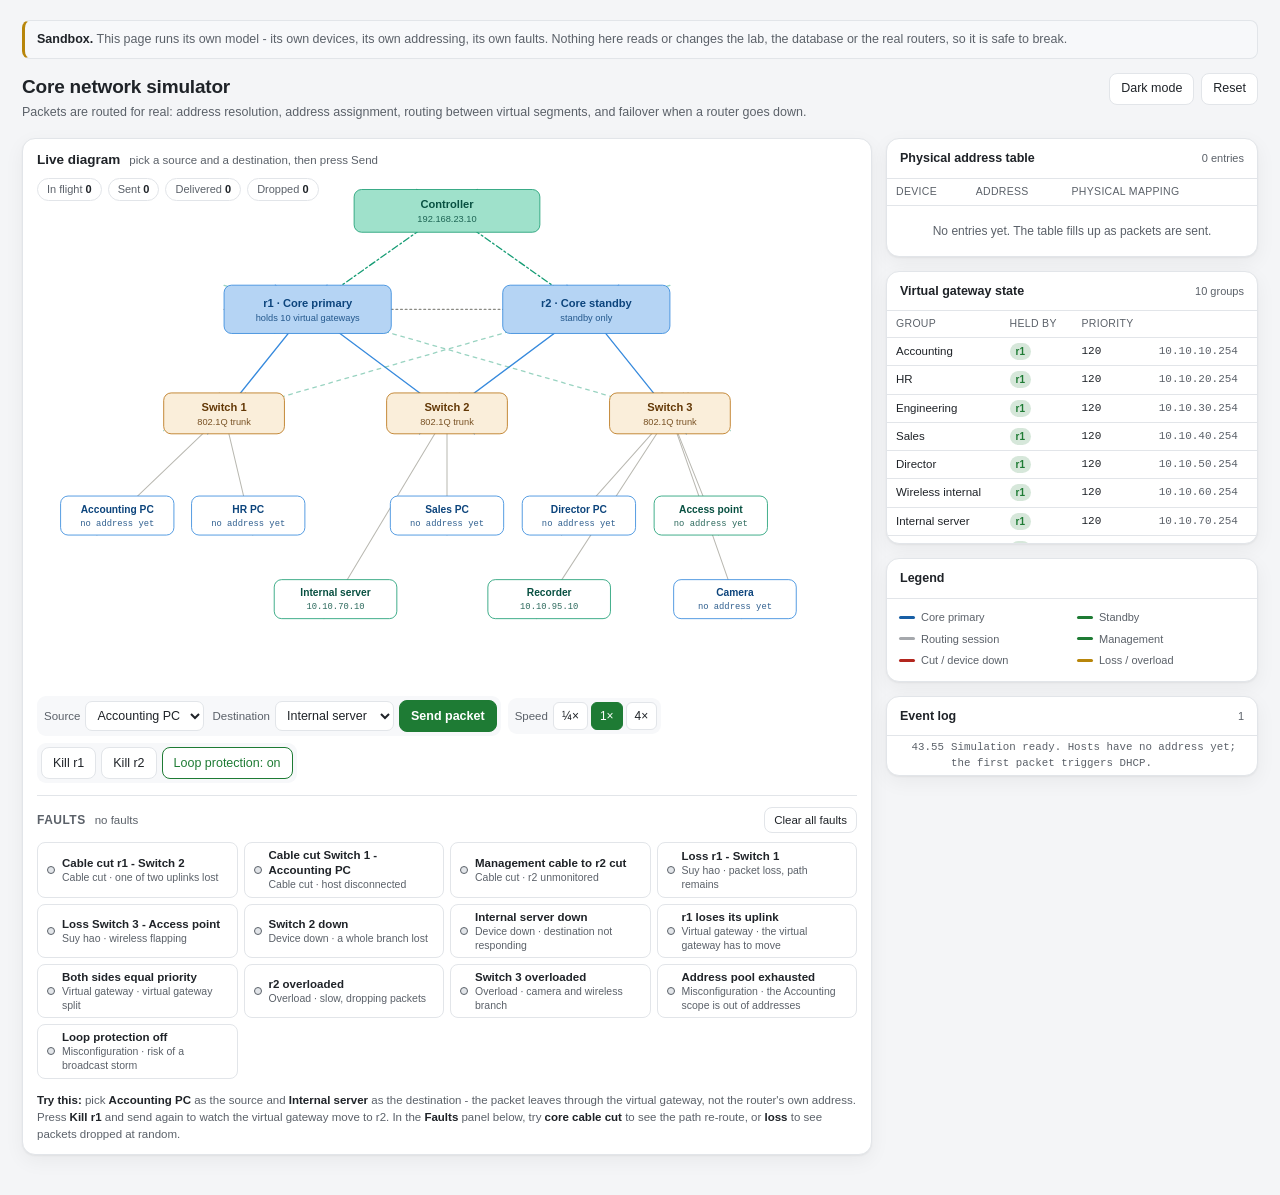
<file: files/dashboard/docker/api/static/sim/experiment.html>
<!DOCTYPE html>
<html lang="en">
<head>
<meta charset="utf-8">
<meta name="viewport" content="width=device-width, initial-scale=1">
<title>Core network simulator - packets, address assignment, gateway failover</title>
<style>
  /* Same tokens as the dashboard, so the sandbox does not look like a
     different product bolted on. */
  :root{
    --bg:#f4f5f7; --card:#ffffff; --ink:#1f2328; --muted:#5b6169;
    --line:#e2e5e9; --soft:#f7f8fa; --accent:#1e7b34;
    --ok:#1e7b34; --bad:#b3261e; --warn:#b8860b; --blue:#185fa5;
    --shadow:0 1px 2px rgba(20,20,18,.05), 0 6px 20px rgba(20,20,18,.05);
  }
  html[data-theme="dark"]{
    --bg:#111217; --card:#181b1f; --ink:#e4e5e7; --muted:#9aa0a6;
    --line:#23262b; --soft:#1f2227; --accent:#73bf69;
    --ok:#73bf69; --bad:#f2495c; --warn:#fade2a; --blue:#5794f2;
    --shadow:0 1px 2px rgba(0,0,0,.3), 0 6px 20px rgba(0,0,0,.28);
  }
  *{box-sizing:border-box}
  body{
    margin:0; background:var(--bg); color:var(--ink);
    font-family:-apple-system,"Segoe UI",Roboto,"Helvetica Neue",Arial,"Noto Sans",sans-serif;
    font-size:14px; line-height:1.5; -webkit-font-smoothing:antialiased;
  }
  .wrap{max-width:1560px; margin:0 auto; padding:20px 22px 40px}
  .sandbox{
    display:flex; gap:9px; align-items:flex-start; margin-bottom:14px;
    padding:9px 12px; border:1px solid var(--line); border-left:3px solid var(--warn);
    border-radius:8px; background:var(--soft); font-size:12.5px; color:var(--muted);
  }
  .sandbox b{color:var(--ink); font-weight:600}

  header.top{display:flex; align-items:flex-start; gap:16px; flex-wrap:wrap; margin-bottom:16px}
  h1{font-size:19px; font-weight:650; margin:0 0 2px; letter-spacing:-.01em}
  header.top p{margin:0; color:var(--muted); font-size:12.5px}
  .spacer{flex:1}
  .tools{display:flex; gap:7px; align-items:center; flex-wrap:wrap}
  button{
    font:inherit; font-size:12.5px; height:32px; padding:0 11px; cursor:pointer;
    background:var(--card); color:var(--ink); border:1px solid var(--line); border-radius:8px;
  }
  button:hover{background:var(--soft)}
  button:active{transform:translateY(1px)}
  button:disabled{opacity:.45; cursor:not-allowed}
  button.primary{background:var(--accent); border-color:var(--accent); color:#fff; font-weight:600}
  html[data-theme="dark"] button.primary{color:#0b1f18}
  button.danger{border-color:var(--bad); color:var(--bad)}
  button[aria-pressed="true"]{border-color:var(--accent); color:var(--accent)}

  .grid{display:grid; grid-template-columns:minmax(0,1fr) 372px; gap:14px; align-items:start}
  @media (max-width:1180px){ .grid{grid-template-columns:1fr} }

  .panel{background:var(--card); border:1px solid var(--line); border-radius:13px; box-shadow:var(--shadow)}
  .panel .hd{display:flex; align-items:center; gap:9px; padding:11px 14px 0; flex-wrap:wrap}
  .panel .hd h2{font-size:13.5px; font-weight:640; margin:0}
  .panel .hd .sub{font-size:11.5px; color:var(--muted)}

  .stage{position:relative; padding:0 6px 6px}
  .stage svg{display:block; width:100%; height:auto}
  .stage svg text{pointer-events:none}
  g.dev{cursor:pointer}
  g.dev:hover rect[data-body]{filter:brightness(.96)}
  html[data-theme="dark"] g.dev:hover rect[data-body]{filter:brightness(1.3)}
  g.dev.is-sel rect[data-body]{stroke-width:2.2}

  .hud{
    position:absolute; left:14px; top:8px; display:flex; gap:6px; flex-wrap:wrap;
    font-size:11px; pointer-events:none;
  }
  .hud span{
    background:var(--card); border:1px solid var(--line); border-radius:99px;
    padding:2px 9px; color:var(--muted);
  }
  .hud b{color:var(--ink); font-variant-numeric:tabular-nums}

  .ctl{display:flex; gap:7px; align-items:center; padding:0 14px 12px; flex-wrap:wrap}
  .ctl .group{display:flex; gap:5px; align-items:center; background:var(--soft); border-radius:9px; padding:4px}
  .ctl label{font-size:11.5px; color:var(--muted); padding-left:3px}
  select{
    font:inherit; font-size:12.5px; height:30px; padding:0 7px; border-radius:7px;
    background:var(--card); color:var(--ink); border:1px solid var(--line);
  }
  .speed{display:flex; gap:3px}
  .speed button{height:28px; padding:0 8px; font-size:12px; border-radius:6px}
  .speed button[aria-pressed="true"]{background:var(--accent); border-color:var(--accent); color:#fff}
  html[data-theme="dark"] .speed button[aria-pressed="true"]{color:#0b1f18}

  /* sidebar */
  .side{display:flex; flex-direction:column; gap:14px}
  .card{background:var(--card); border:1px solid var(--line); border-radius:13px; box-shadow:var(--shadow); overflow:hidden}
  .card h3{margin:0; padding:10px 13px; font-size:12.5px; font-weight:640; border-bottom:1px solid var(--line); display:flex; justify-content:space-between; align-items:center}
  .card h3 .n{font-size:11px; color:var(--muted); font-weight:400}

  table{width:100%; border-collapse:collapse; font-size:11.5px}
  th,td{text-align:left; padding:5px 9px; border-bottom:1px solid var(--line); vertical-align:top}
  th{color:var(--muted); font-weight:500; font-size:10.5px; text-transform:uppercase; letter-spacing:.03em; position:sticky; top:0; background:var(--card)}
  tr:last-child td{border-bottom:0}
  td code, .mono{font-family:ui-monospace,SFMono-Regular,Menlo,Consolas,monospace; font-size:11px}
  .scroll{max-height:232px; overflow:auto; scrollbar-width:thin}
  .scroll::-webkit-scrollbar{width:8px}
  .scroll::-webkit-scrollbar-thumb{background:var(--line); border-radius:4px}

  .arp-row.up{color:var(--ink)}
  .arp-row.stale{color:var(--warn)}
  .empty{padding:16px 13px; color:var(--muted); font-size:12px; text-align:center}

  #log{max-height:262px; overflow:auto; font-family:ui-monospace,Menlo,Consolas,monospace; font-size:10.8px; line-height:1.5}
  #log div{padding:3px 11px; border-bottom:1px solid var(--line); display:flex; gap:7px}
  #log div:last-child{border-bottom:0}
  #log .t{color:var(--muted); flex:0 0 46px; text-align:right}
  #log .m{flex:1; word-break:break-word}
  .l-arp{color:var(--blue)} .l-dhcp{color:var(--ok)} .l-icmp{color:var(--ink)}
  .l-drop{color:var(--bad)} .l-vrrp{color:var(--warn)} .l-stp{color:var(--muted)}
  .l-sys{color:var(--muted)}

  .pill{display:inline-block; font-size:10px; font-weight:600; padding:1px 6px; border-radius:99px}
  .pill.up{background:color-mix(in srgb, var(--ok) 18%, transparent); color:var(--ok)}
  .pill.dn{background:color-mix(in srgb, var(--bad) 18%, transparent); color:var(--bad)}
  .pill.mid{background:color-mix(in srgb, var(--warn) 20%, transparent); color:var(--warn)}

  .tip{
    position:fixed; z-index:60; pointer-events:none; opacity:0; transition:opacity .1s;
    background:var(--card); border:1px solid var(--line); border-radius:9px;
    padding:7px 10px; font-size:11.5px; max-width:280px; box-shadow:0 8px 26px rgba(20,20,18,.18);
  }
  .tip.on{opacity:1}
  .tip b{display:block; font-size:12px}
  .tip .d{color:var(--muted); font-size:11px; margin-top:1px}

  .hint{font-size:11.5px; color:var(--muted); padding:0 14px 11px}
  .hint b{color:var(--ink); font-weight:600}

  /* fault panel */
  .faults{border-top:1px solid var(--line); margin:0 14px; padding:11px 0 13px}
  .faults-hd{display:flex; align-items:baseline; gap:9px; margin-bottom:9px; flex-wrap:wrap}
  .faults-hd h3{font-size:12px; font-weight:640; margin:0; text-transform:uppercase; letter-spacing:.04em; color:var(--muted)}
  .faults-hd .sub{font-size:11.5px; color:var(--muted)}
  button.small{height:26px; font-size:11.5px; padding:0 9px}

  .fault-grid{display:grid; grid-template-columns:repeat(auto-fill,minmax(196px,1fr)); gap:6px}
  .fault{
    display:flex; align-items:center; gap:7px; text-align:left;
    height:auto; min-height:34px; padding:5px 9px; border-radius:8px;
    border:1px solid var(--line); background:var(--card); color:var(--ink);
    font-size:11.5px; line-height:1.3;
  }
  .fault:hover{background:var(--soft)}
  .fault .dot{
    flex:0 0 auto; width:8px; height:8px; border-radius:99px;
    background:var(--line); border:1px solid var(--muted);
  }
  .fault .lbl{flex:1; min-width:0}
  .fault .lbl b{display:block; font-weight:600; font-size:11.5px}
  .fault .lbl span{display:block; color:var(--muted); font-size:10.5px}
  .fault.on{border-color:var(--bad); background:color-mix(in srgb, var(--bad) 10%, transparent)}
  .fault.on .dot{background:var(--bad); border-color:var(--bad)}
  .fault.on .lbl b{color:var(--bad)}
  .fault.warnon{border-color:var(--warn); background:color-mix(in srgb, var(--warn) 12%, transparent)}
  .fault.warnon .dot{background:var(--warn); border-color:var(--warn)}
  .fault.warnon .lbl b{color:var(--warn)}
  .fault:disabled{opacity:.5; cursor:not-allowed}

  /* legend */
  .legend{display:grid; grid-template-columns:1fr 1fr; gap:5px 10px; padding:10px 12px 12px}
  .legend span{display:flex; align-items:center; gap:6px; font-size:11px; color:var(--muted)}
  .legend i{flex:0 0 auto; width:16px; height:3px; border-radius:2px}

  @media print{ .tools,.ctl,.side,.faults{display:none} .grid{grid-template-columns:1fr} }
</style>
</head>
<body>
<div class="wrap">

  <div class="sandbox">
    <span><b>Sandbox.</b> This page runs its own model - its own devices, its own
    addressing, its own faults. Nothing here reads or changes the lab, the database
    or the real routers, so it is safe to break.</span>
  </div>

  <header class="top">
    <div>
      <h1>Core network simulator</h1>
      <p>Packets are routed for real: address resolution, address assignment, routing between virtual segments, and failover when a router goes down.</p>
    </div>
    <div class="spacer"></div>
    <div class="tools">
      <button id="btn-theme" aria-pressed="false">Dark mode</button>
      <button id="btn-reset">Reset</button>
    </div>
  </header>

  <div class="grid">
    <!-- stage -->
    <div class="panel">
      <div class="hd">
        <h2>Live diagram</h2>
        <span class="sub" id="stage-sub">pick a source and a destination, then press Send</span>
      </div>
      <div class="stage" id="stage">
        <div class="hud">
          <span>In flight <b id="hud-inflight">0</b></span>
          <span>Sent <b id="hud-sent">0</b></span>
          <span>Delivered <b id="hud-ok">0</b></span>
          <span>Dropped <b id="hud-drop">0</b></span>
        </div>
        <div data-svg></div>
      </div>
      <div class="ctl">
        <div class="group">
          <label for="src">Source</label>
          <select id="src"></select>
          <label for="dst">Destination</label>
          <select id="dst"></select>
          <button class="primary" id="btn-send">Send packet</button>
        </div>
        <div class="group">
          <label>Speed</label>
          <div class="speed" id="speed">
            <button data-sp="0.25">¼×</button>
            <button data-sp="1" aria-pressed="true">1×</button>
            <button data-sp="4">4×</button>
          </div>
        </div>
        <div class="group">
          <button id="btn-kill1">Kill r1</button>
          <button id="btn-kill2">Kill r2</button>
          <button id="btn-stp">Enable loop protection</button>
        </div>
      </div>

      <!-- faults -->
      <div class="faults">
        <div class="faults-hd">
          <h3>Faults</h3>
          <span class="sub" id="fault-summary">no faults</span>
          <div class="spacer"></div>
          <button id="btn-clear-faults" class="small">Clear all faults</button>
        </div>
        <div class="fault-grid" id="fault-grid"></div>
      </div>

      <div class="hint" id="hint">
        <b>Try this:</b> pick <b>Accounting PC</b> as the source and <b>Internal server</b> as the destination - the packet leaves through the virtual gateway, not the router's own address.
        Press <b>Kill r1</b> and send again to watch the virtual gateway move to r2.
        In the <b>Faults</b> panel below, try <b>core cable cut</b> to see the path re-route, or <b>loss</b> to see packets dropped at random.
      </div>
    </div>

    <!-- side panels -->
    <div class="side">
      <div class="card">
        <h3>Physical address table <span class="n" id="arp-count">0 entries</span></h3>
        <div class="scroll"><table id="arp"><thead><tr><th>Device</th><th>Address</th><th>Physical mapping</th><th></th></tr></thead><tbody></tbody></table></div>
      </div>
      <div class="card">
        <h3>Virtual gateway state <span class="n" id="vrrp-count">2 groups</span></h3>
        <div class="scroll"><table id="vrrp"><thead><tr><th>Group</th><th>Held by</th><th>Priority</th><th></th></tr></thead><tbody></tbody></table></div>
      </div>
      <div class="card">
        <h3>Legend</h3>
        <div class="legend" id="legend">
          <span><i style="background:var(--blue)"></i>Core primary</span>
          <span><i style="background:var(--ok)"></i>Standby</span>
          <span><i style="background:var(--muted);opacity:.55"></i>Routing session</span>
          <span><i style="background:var(--accent)"></i>Management</span>
          <span><i style="background:var(--bad)"></i>Cut / device down</span>
          <span><i style="background:var(--warn)"></i>Loss / overload</span>
        </div>
      </div>
      <div class="card">
        <h3>Event log <span class="n" id="log-n">0</span></h3>
        <div id="log"></div>
      </div>
    </div>
  </div>
</div>

<div class="tip" id="tip"></div>

<script>
/* PART 1 - NETWORK MODEL
   Each device has ports; each port belongs to a virtual segment.
   Packets move hop by hop, with delay, and actually consult the
   routing table and the physical address table at every step. */

const VLANS = {
  10:{ name:'Accounting',    cidr:'10.10.10.0/24', net:'10.10.10',   vip:'10.10.10.254' },
  20:{ name:'HR',    cidr:'10.10.20.0/24', net:'10.10.20',   vip:'10.10.20.254' },
  30:{ name:'Engineering',   cidr:'10.10.30.0/24', net:'10.10.30',   vip:'10.10.30.254' },
  40:{ name:'Sales', cidr:'10.10.40.0/24', net:'10.10.40',   vip:'10.10.40.254' },
  50:{ name:'Director',   cidr:'10.10.50.0/24', net:'10.10.50',   vip:'10.10.50.254' },
  60:{ name:'Wireless internal', cidr:'10.10.60.0/24', net:'10.10.60', vip:'10.10.60.254' },
  70:{ name:'Internal server',  cidr:'10.10.70.0/24', net:'10.10.70', vip:'10.10.70.254' },
  80:{ name:'Guest wireless',  cidr:'10.10.80.0/24', net:'10.10.80', vip:'10.10.80.254' },
  90:{ name:'Camera',   cidr:'10.10.90.0/24', net:'10.10.90',   vip:'10.10.90.254' },
  95:{ name:'Recorder', cidr:'10.10.95.0/24', net:'10.10.95', vip:'10.10.95.254' },
  99:{ name:'Management',   cidr:'192.168.23.0/24', net:'192.168.23', vip:'192.168.23.254' }
};

/* Device. x/y is the centre on a 900 x 560 canvas.
   ports: each port is bound to a virtual segment label (or 'trunk'). */
const DEVS = [
  { id:'ctl', kind:'server', x:450, y:44,  w:200, h:46,
    t1:'Controller', t2:'192.168.23.10',
    ports:{ eth0:{ ip:'192.168.23.10', vlan:99 } } },

  { id:'r1', kind:'router', x:300, y:150, w:180, h:52,
    t1:'r1 · Core primary', t2:'priority 120',
    ports:{
      eth1:{ ip:'192.168.23.11', vlan:99 },
      s10:{ ip:'10.10.10.252', vlan:10 }, s20:{ ip:'10.10.20.252', vlan:20 },
      s30:{ ip:'10.10.30.252', vlan:30 }, s40:{ ip:'10.10.40.252', vlan:40 },
      s50:{ ip:'10.10.50.252', vlan:50 }, s60:{ ip:'10.10.60.252', vlan:60 },
      s70:{ ip:'10.10.70.252', vlan:70 }, s80:{ ip:'10.10.80.252', vlan:80 },
      s90:{ ip:'10.10.90.252', vlan:90 }, s95:{ ip:'10.10.95.252', vlan:95 }
    },
    prio:120 },

  { id:'r2', kind:'router', x:600, y:150, w:180, h:52,
    t1:'r2 · Core standby', t2:'priority 100',
    ports:{
      eth1:{ ip:'192.168.23.12', vlan:99 },
      s10:{ ip:'10.10.10.253', vlan:10 }, s20:{ ip:'10.10.20.253', vlan:20 },
      s30:{ ip:'10.10.30.253', vlan:30 }, s40:{ ip:'10.10.40.253', vlan:40 },
      s50:{ ip:'10.10.50.253', vlan:50 }, s60:{ ip:'10.10.60.253', vlan:60 },
      s70:{ ip:'10.10.70.253', vlan:70 }, s80:{ ip:'10.10.80.253', vlan:80 },
      s90:{ ip:'10.10.90.253', vlan:90 }, s95:{ ip:'10.10.95.253', vlan:95 }
    },
    prio:100 },

  { id:'s1', kind:'switch', x:210, y:262, w:130, h:44, t1:'Switch 1', t2:'802.1Q trunk' },
  { id:'s2', kind:'switch', x:450, y:262, w:130, h:44, t1:'Switch 2', t2:'802.1Q trunk' },
  { id:'s3', kind:'switch', x:690, y:262, w:130, h:44, t1:'Switch 3', t2:'802.1Q trunk' },

  { id:'pc10', kind:'host', x:95,  y:372, w:122, h:42, t1:'Accounting PC',   vlan:10, dhcp:true, t2:'' },
  { id:'pc20', kind:'host', x:236, y:372, w:122, h:42, t1:'HR PC',   vlan:20, dhcp:true, t2:'' },
  { id:'pc40', kind:'host', x:450, y:372, w:122, h:42, t1:'Sales PC',vlan:40, dhcp:true, t2:'' },
  { id:'pc50', kind:'host', x:592, y:372, w:122, h:42, t1:'Director PC',  vlan:50, dhcp:true, t2:'' },
  { id:'ap',   kind:'host', x:734, y:372, w:122, h:42, t1:'Access point',vlan:60, dhcp:true, t2:'' },

  { id:'srv',  kind:'host', x:330, y:462, w:132, h:42, t1:'Internal server', vlan:70, ip:'10.10.70.10',  t2:'' },
  { id:'nvr',  kind:'host', x:560, y:462, w:132, h:42, t1:'Recorder',   vlan:95, ip:'10.10.95.10',  t2:'' },
  { id:'cam',  kind:'host', x:760, y:462, w:132, h:42, t1:'Camera',       vlan:90, dhcp:true, t2:'' }
];
const DEV = Object.fromEntries(DEVS.map(d=>[d.id,d]));

/* Physical links. mult>1 means parallel paths exist
   (a primary and a spare) - that is what loop protection is about. */
const LINKS = [
  { a:'ctl', b:'r1', ka:'eth0', kb:'eth1', type:'mgmt' },
  { a:'ctl', b:'r2', ka:'eth0', kb:'eth1', type:'mgmt' },
  { a:'r1',  b:'r2', ka:'peering', kb:'peering', type:'ospf' },
  { a:'r1',  b:'s1', type:'primary' },
  { a:'r1',  b:'s2', type:'primary' },
  { a:'r2',  b:'s2', type:'primary' },
  { a:'r2',  b:'s3', type:'primary' },
  { a:'r1',  b:'s3', type:'backup' },
  { a:'r2',  b:'s1', type:'backup' },
  { a:'s1',  b:'pc10', type:'access' },
  { a:'s1',  b:'pc20', type:'access' },
  { a:'s2',  b:'pc40', type:'access' },
  { a:'s2',  b:'srv',  type:'access' },
  { a:'s3',  b:'pc50', type:'access' },
  { a:'s3',  b:'ap',   type:'access' },
  { a:'s3',  b:'nvr',  type:'access' },
  { a:'s3',  b:'cam',  type:'access' }
];

/* runtime state */
const NET = {
  up:{ r1:true, r2:true },
  stp:false,
  arp:{},          // deviceId -> { ip -> {mac, port, ts} }
  macOf:{},        // deviceId -> unicast MAC (gia lap)
  vrrp:{},         // vlan -> deviceId currently holding the gateway
  dhcp:new Map(),  // deviceId -> leased ip
  /* faults
     fl: link faults, keyed by the sorted "a|b"
     fd: device faults, keyed by device id
     dhcpFull: segment labels whose address pool is exhausted
     vrrpTie: both routers share a priority (split) */
  fl:{}, fd:{}, dhcpFull:new Set(), vrrpTie:false,
  inflight:0, sent:0, ok:0, drop:0
};

/* link key, independent of which end comes first */
const lk = (a,b)=> [a,b].sort().join('|');

/* state of one link; the default is normal */
function linkState(a,b){
  return NET.fl[lk(a,b)] || null;
}
/* state of one device */
function devState(id){
  return NET.fd[id] || null;
}

/* simulated MAC, stable per device name */
function macFor(id){
  if (!NET.macOf[id]){
    let h=0;
    for (let i=0;i<id.length;i++) h=(h*31+id.charCodeAt(i))>>>0;
    NET.macOf[id] = '02:00:' + [(h>>16)&255,(h>>8)&255,h&255]
      .map(n=>n.toString(16).padStart(2,'0').toUpperCase()).join(':');
  }
  return NET.macOf[id];
}

/* Virtual gateway: the highest-priority router among those alive.
   The management segment (label 99) sits on eth1; the others sit on
   sub-interfaces named after their label (s10, s20, ...). */
function portNameFor(vlan){ return vlan === 99 ? 'eth1' : 's' + vlan; }

/* Can this device forward at all?
   Down means dead; overloaded means alive but slow and lossy. */
function devAlive(id){
  if (id==='r1'||id==='r2') return NET.up[id];
  const st = devState(id);
  return !(st && st.kind==='down');
}

/* May this router hold the virtual gateway?
   - down: no
   - uplink lost: no, the gateway must still have a way out
   - overloaded: yes, but it will drop packets when sending */
function routerUsable(id, vlan){
  if (!NET.up[id]) return false;
  const st = devState(id);
  if (st && st.kind==='down') return false;
  if (st && st.kind==='uplink') return false;
  return !!DEV[id].ports[portNameFor(vlan)];
}

function vrrpOwner(vlan){
  let alive = ['r1','r2'].filter(r=>routerUsable(r, vlan));
  if (!alive.length) return null;
  // with equal priority both sides think they are master -> split
  if (NET.vrrpTie && alive.length === 2){
    return alive[0];   // still returns one side, but sendPacket handles the split
  }
  return alive.sort((a,b)=>DEV[b].prio-DEV[a].prio)[0];
}
function vrrpSplit(vlan){
  return NET.vrrpTie && ['r1','r2'].every(r=>routerUsable(r, vlan));
}
function vrrpVipOf(vlan){ return VLANS[vlan] ? VLANS[vlan].vip : null; }

/* A host's address:
   - end devices: static configuration (d.ip) or a leased address
   - controller / routers: taken from their management port */
function ipOf(id){
  const d = DEV[id];
  if (!d) return null;
  if (d.ip) return d.ip;
  if (NET.dhcp.has(id)) return NET.dhcp.get(id);
  if (d.ports){
    const p = d.ports.eth0 || d.ports.eth1;
    if (p && p.ip) return p.ip;
  }
  return null;
}
/* the virtual segment the device sits in */
function vlanOf(id){
  const d = DEV[id];
  if (!d) return null;
  if (d.vlan != null) return d.vlan;
  const p = d.ports && (d.ports.eth0 || d.ports.eth1);
  return p && p.vlan != null ? p.vlan : null;
}

/* A router's routing table: every virtual segment is directly connected */
function routeLookup(routerId, dstIp){
  const r = DEV[routerId];
  if (!r || !NET.up[routerId]) return null;
  for (const [port,p] of Object.entries(r.ports)){
    const v = VLANS[p.vlan];
    if (!v) continue;
    if (inSubnet(dstIp, v.net)) return { port, vlan:p.vlan, iface:p.ip, gateway:null, kind:'connected' };
  }
  return null;
}
function inSubnet(ip, netPrefix){ return ip.startsWith(netPrefix + '.'); }
function isSameSubnet(a,b){
  const pa=a.split('.').slice(0,3).join('.'), pb=b.split('.').slice(0,3).join('.');
  return pa===pb;
}

/* PART 2 - LOG */
const LOG = [];
function log(kind, msg){
  LOG.push({ kind, msg, t: new Date() });
  if (LOG.length > 220) LOG.shift();
  renderLog();
}
const LOG_CLASS = { arp:'l-arp', dhcp:'l-dhcp', icmp:'l-icmp', drop:'l-drop', vrrp:'l-vrrp', stp:'l-stp', sys:'l-sys' };
function renderLog(){
  const box = document.getElementById('log');
  box.innerHTML = LOG.slice(-160).map((l,i)=>
    `<div><span class="t">${String(l.t.getSeconds()).padStart(2,'0')}.${String(Math.floor(l.t.getMilliseconds()/10)).padStart(2,'0')}</span>`
  + `<span class="m ${LOG_CLASS[l.kind]||''}">${esc(l.msg)}</span></div>`).join('');
  box.scrollTop = box.scrollHeight;
  document.getElementById('log-n').textContent = LOG.length;
}
function esc(s){ return String(s).replace(/[&<>"]/g, c=>({'&':'&amp;','<':'&lt;','>':'&gt;','"':'&quot;'}[c])); }

/* PART 3 - DRAWING */
const THEME = {
  light:{ bg:'#fff', ink:'#1b1b19', muted:'#5f5e5a', line:'#e2e1da',
    srvF:'#9FE1CB', srvS:'#1D9E75', srvT:'#085041',
    rtrF:'#B5D4F4', rtrS:'#378ADD', rtrT:'#0C447C',
    swF:'#FAEEDA',  swS:'#BA7517',  swT:'#633806',
    hostF:'#fff',   hostS:'#378ADD',hostT:'#0C447C',
    infraF:'#fff',  infraS:'#1D9E75',infraT:'#085041',
    primary:'#378ADD', backup:'#1D9E75', ospf:'#8A8A84', mgmt:'#159C74', access:'#B9B8B1',
    dead:'#C0392B', warn:'#C97A0E', warnF:'#FDF3E2', warnS:'#E0A33A',
    pkt:'#C0392B', pktOk:'#1D9E75', hl:'#C0392B' },
  dark:{ bg:'#1d1d1b', ink:'#ecebe4', muted:'#a3a29b', line:'#33322e',
    srvF:'#0F3D31', srvS:'#5DCAA5', srvT:'#9FE1CB',
    rtrF:'#0C2C4E', rtrS:'#6BA8F0', rtrT:'#B5D4F4',
    swF:'#3A2B0D',  swS:'#E0A33A',  swT:'#FAEEDA',
    hostF:'#16233A',hostS:'#6BA8F0',hostT:'#CFE3FB',
    infraF:'#102C24',infraS:'#5DCAA5',infraT:'#A8E5CE',
    primary:'#6BA8F0', backup:'#5DCAA5', ospf:'#9A9A93', mgmt:'#4FC79E', access:'#55544E',
    dead:'#F07070', warn:'#E9A94A', warnF:'#3A2B0D', warnS:'#E0A33A',
    pkt:'#F07070', pktOk:'#5DCAA5', hl:'#F07070' }
};
const FONT='-apple-system,Segoe UI,Roboto,Helvetica Neue,Arial,Noto Sans,sans-serif';
const MONOF='ui-monospace,SFMono-Regular,Menlo,Consolas,monospace';
const W=900, H=560;
let theme='light';
// The dashboard passes its own theme in the query string; without this the
// sandbox opens light while the rest of the page is dark. The toggle below
// still overrides it, for this page only.
try {
  const q = new URLSearchParams(location.search).get('theme');
  if (q === 'dark' || q === 'light') theme = q;
  document.documentElement.dataset.theme = theme;
} catch (e) {}

function devStyle(d,T){
  if (d.kind==='server') return { f:T.srvF, s:T.srvS, t:T.srvT };
  if (d.kind==='router') return { f:T.rtrF, s:T.rtrS, t:T.rtrT };
  if (d.kind==='switch') return { f:T.swF, s:T.swS, t:T.swT };
  if (d.vlan>=60 && d.vlan!==90 && d.vlan!==10 && d.vlan!==20 && d.vlan!==30 && d.vlan!==40 && d.vlan!==50)
    return { f:T.infraF, s:T.infraS, t:T.infraT };
  return { f:T.hostF, s:T.hostS, t:T.hostT };
}

/* the point where a link enters this device, coming from another */
function portPoint(d, fromX, fromY){
  const dx = fromX - d.x, dy = fromY - d.y;
  if (Math.abs(dx) < 1e-6) return { x:d.x, y:d.y + (dy>0? -1: 1) * d.h/2 };
  const slope = dy/dx;
  const hw = d.w/2, hh = d.h/2;
  if (Math.abs(slope) <= hh/hw){
    const sx = dx>0 ? -hw : hw;
    return { x:d.x + sx, y:d.y + sx*slope };
  }
  const sy = dy>0 ? -hh : hh;
  return { x:d.x + sy/slope, y:d.y + sy };
}

/* Is this router forwarding traffic?
   With its uplink gone it can still be managed and still answers for
   the virtual gateway, but it has no way out, so it may not be used
   as a transit hop for anyone else. */
function forwardsTraffic(id){
  if (!devAlive(id)) return false;
  if (id==='r1' || id==='r2'){
    const st = devState(id);
    if (st && st.kind==='uplink') return false;
  }
  return true;
}

/* Is this link usable at the physical layer (loop protection aside)?
   - either end dead: no
   - cut or flapping: no
   - a forwarding link on a router that lost its uplink: no */
function linkOk(l){
  if (!devAlive(l.a) || !devAlive(l.b)) return false;
  const st = linkState(l.a, l.b);
  if (st && (st.kind==='down' || st.kind==='flap')) return false;
  if (l.type==='primary' || l.type==='backup'){
    if (!forwardsTraffic(l.a) || !forwardsTraffic(l.b)) return false;
  }
  return true;
}

/* Loop protection: a spare link is blocked only while its two ends are
   ALREADY reachable through other links. When a primary branch fails
   the ends separate and the spare opens - which is a spanning tree
   converging. Blocking it outright would strand everything behind s1
   the moment r1 died. */
function stpBlocks(l){
  if (!NET.stp || l.type !== 'backup') return false;
  if (!linkOk(l)) return true;
  const parent = {};
  const find = x => parent[x] === x ? x : (parent[x] = find(parent[x]));
  const uni = (a,b) => { const ra=find(a), rb=find(b); if (ra!==rb) parent[ra]=rb; };
  for (const d of DEVS) parent[d.id] = d.id;
  for (const o of LINKS){
    if (o.type === 'backup') continue;
    if (!linkOk(o)) continue;
    uni(o.a, o.b);
  }
  return find(l.a) === find(l.b);
}

/* small badge on the device corner: 'x' = down, '!' = overloaded, 'z' = uplink lost */
function badge(cx, cy, T, col, kind){
  let g = `<circle cx="${cx}" cy="${cy}" r="6" fill="${col}"/>`;
  if (kind==='x'){
    g += `<path d="M${cx-2.3} ${cy-2.3} l4.6 4.6 M${cx+2.3} ${cy-2.3} l-4.6 4.6" `
       + `stroke="${T.bg}" stroke-width="1.5" stroke-linecap="round"/>`;
  } else if (kind==='!'){
    g += `<path d="M${cx} ${cy-3} v3.6" stroke="${T.bg}" stroke-width="1.5" stroke-linecap="round"/>`
       + `<circle cx="${cx}" cy="${cy+2.7}" r="0.9" fill="${T.bg}"/>`;
  } else {
    g += `<path d="M${cx-2.6} ${cy} h5.2" stroke="${T.bg}" stroke-width="1.5" stroke-linecap="round"/>`;
  }
  return g;
}

function render(){
  const T = THEME[theme];
  let s = `<svg viewBox="0 0 ${W} ${H}" xmlns="http://www.w3.org/2000/svg" role="img" aria-label="Simulation diagram">`;

  /* links - faulty ones are drawn last so they stay on top */
  const ordered = LINKS.slice().sort((a,b)=>{
    const rank = l=>{
      const st = linkState(l.a,l.b);
      if (!devAlive(l.a) || !devAlive(l.b)) return 2;
      if (st && st.kind==='down') return 2;
      if (st && st.kind==='loss') return 1;
      return 0;
    };
    return rank(a) - rank(b);
  });
  const breaks = [];
  for (const l of ordered){
    const A=DEV[l.a], B=DEV[l.b];
    const st = linkState(l.a,l.b);
    const gone = !devAlive(l.a) || !devAlive(l.b);
    const ldown = gone || (st && st.kind==='down');
    const lloss = !ldown && st && st.kind==='loss';
    const stpBlk = stpBlocks(l);

    let col = l.type==='primary'?T.primary:l.type==='backup'?T.backup:
              l.type==='ospf'?T.ospf:l.type==='mgmt'?T.mgmt:T.access;
    let dash = l.type==='backup' ? '6 4' : l.type==='ospf' ? '2 3' :
               l.type==='mgmt' ? '7 3 2 3' : '';
    let wd = l.type==='access'?1.1:1.4;
    let op = 1;

    if (ldown){ col = T.dead; dash = '3 4'; op = 0.8; wd = 1.4; }
    else if (lloss){ col = T.warn; dash = '9 3 2 3'; wd = 1.7; }
    else if (stpBlk){ dash = '4 5'; op = 0.45; }

    const p1=portPoint(A,B.x,B.y), p2=portPoint(B,A.x,A.y);
    s += `<path d="M${p1.x} ${p1.y} L${p2.x} ${p2.y}" stroke="${col}" stroke-width="${wd}" `
       + (dash?`stroke-dasharray="${dash}" `:'')
       + `fill="none" stroke-linecap="round" opacity="${op}"/>`;
    if (ldown) breaks.push({ x:(p1.x+p2.x)/2, y:(p1.y+p2.y)/2, c:T.dead });
    if (lloss) breaks.push({ x:(p1.x+p2.x)/2, y:(p1.y+p2.y)/2, c:T.warn, loss:true });
  }
  /* fault marker at the midpoint of a link */
  for (const b of breaks){
    if (b.loss){
      s += `<circle cx="${b.x}" cy="${b.y}" r="6.5" fill="${T.bg}" stroke="${b.c}" stroke-width="1.1"/>`;
      s += `<path d="M${b.x-2.6} ${b.y} h5.2" stroke="${b.c}" stroke-width="1.6" stroke-linecap="round"/>`;
      s += `<path d="M${b.x} ${b.y-2.6} v2.2 M${b.x} ${b.y+0.4} v2.2" stroke="${b.c}" stroke-width="1.1" stroke-linecap="round" opacity="0.55"/>`;
    } else {
      s += `<circle cx="${b.x}" cy="${b.y}" r="6.5" fill="${T.bg}" stroke="${b.c}" stroke-width="1.2"/>`;
      s += `<path d="M${b.x-2.8} ${b.y-2.8} l5.6 5.6 M${b.x+2.8} ${b.y-2.8} l-5.6 5.6" `
         + `stroke="${b.c}" stroke-width="1.6" stroke-linecap="round"/>`;
    }
  }

  /* devices */
  for (const d of DEVS){
    const st = devStyle(d,T);
    const dst = devState(d.id);
    const isRouter = d.id==='r1' || d.id==='r2';
    /* devices */
    const gone = (isRouter && !NET.up[d.id]) || (dst && dst.kind==='down');
    /* degraded: uplink lost or overloaded */
    const degraded = !gone && dst && (dst.kind==='uplink' || dst.kind==='overload');
    const f = gone ? T.bg : st.f, sc = gone ? T.dead : st.s, tc = gone ? T.dead : st.t;
    const x = d.x-d.w/2, y = d.y-d.h/2;
    s += `<g class="dev" data-id="${d.id}" tabindex="0" role="button" aria-label="${esc(d.t1)}">`;
    s += `<rect data-body x="${x}" y="${y}" width="${d.w}" height="${d.h}" rx="8" fill="${f}" `
       + `stroke="${gone?T.dead:degraded?T.warn:sc}" stroke-width="${gone||degraded?1.5:0.9}"`
       + (gone?` stroke-dasharray="4 3"`:``)+`/>`;
    const two = !!d.t2 || d.kind==='host';
    s += `<text x="${d.x}" y="${two? d.y-7 : d.y}" text-anchor="middle" dominant-baseline="central" `
       + `font-family="${FONT}" font-size="${d.kind==='host'?11:12}" font-weight="600" fill="${tc}">${esc(d.t1)}</text>`;
    let sub = '';
    if (d.kind==='host'){
      sub = gone ? 'disconnected' : (ipOf(d.id) || (d.dhcp ? 'no address yet' : ''));
    } else if (d.kind==='router'){
      if (!NET.up[d.id]) sub = 'disconnected';
      else if (dst && dst.kind==='uplink') sub = 'uplink lost';
      else if (dst && dst.kind==='overload') sub = 'overloaded';
      else {
        // count the virtual segments this box holds the gateway for
        const held = Object.keys(VLANS).map(Number).filter(n=>n!==99 && vrrpOwner(n)===d.id).length;
        sub = held ? `holds ${held} virtual gateway${held === 1 ? '' : 's'}` : 'standby only';
      }
    } else if (dst && dst.kind==='overload') sub = 'overloaded';
    else sub = d.t2 || '';
    if (sub){
      s += `<text x="${d.x}" y="${d.y+9}" text-anchor="middle" dominant-baseline="central" `
         + `font-family="${d.kind==='host'?MONOF:FONT}" font-size="${d.kind==='host'?9.5:10}" `
         + `fill="${tc}" opacity="0.85">${esc(sub)}</text>`;
    }
    s += `</g>`;
    /* fault badge, placed on the top-right corner */
    if (gone){
      s += badge(d.x+d.w/2-3, d.y-d.h/2+3, T, T.dead, 'x');
    } else if (degraded){
      s += badge(d.x+d.w/2-3, d.y-d.h/2+3, T, T.warn, dst.kind==='overload' ? '!' : 'z');
    }
  }

  /* packet layer */
  s += `<g id="pkts"></g>`;
  s += `</svg>`;
  document.querySelector('[data-svg]').innerHTML = s;

  document.getElementById('hud-inflight').textContent = NET.inflight;
  document.getElementById('hud-sent').textContent = NET.sent;
  document.getElementById('hud-ok').textContent = NET.ok;
  document.getElementById('hud-drop').textContent = NET.drop;

  renderArp(); renderVrrp();
}

/* side tables */
function renderArp(){
  const rows = [];
  for (const [dev, tbl] of Object.entries(NET.arp)){
    for (const [ip, e] of Object.entries(tbl)){
      rows.push({ dev, ip, mac:e.mac, port:e.port });
    }
  }
  rows.sort((a,b)=> a.dev.localeCompare(b.dev) || a.ip.localeCompare(b.ip));
  const body = document.querySelector('#arp tbody');
  document.getElementById('arp-count').textContent = rows.length + ' entries';
  body.innerHTML = rows.length
    ? rows.map(r=>`<tr><td>${esc(r.dev)}</td><td class="mono">${esc(r.ip)}</td>`
        + `<td class="mono">${esc(r.mac)}</td><td style="color:var(--muted)">${esc(r.port)}</td></tr>`).join('')
    : `<tr><td colspan="4" class="empty">No entries yet. The table fills up as packets are sent.</td></tr>`;
}
function renderVrrp(){
  const rows = [];
  for (const v of Object.keys(VLANS).map(Number).filter(n=>n!==99).sort((a,b)=>a-b)){
    const owner = vrrpOwner(v);
    rows.push({ v, owner });
  }
  document.getElementById('vrrp-count').textContent = rows.length + ' groups';
  document.querySelector('#vrrp tbody').innerHTML = rows.map(r=>{
    const alive = r.owner ? `<span class="pill up">${r.owner}</span>` : `<span class="pill dn">none</span>`;
    const pr = r.owner ? DEV[r.owner].prio : '—';
    return `<tr><td>${VLANS[r.v].name}</td><td>${alive}</td><td class="mono">${pr}</td>`
         + `<td class="mono" style="color:var(--muted)">${esc(VLANS[r.v].vip)}</td></tr>`;
  }).join('');
}
</script>
<script>
/* PART 4 - PACKET ENGINE */
const SPEED = { v: 1 };
const sleep = (ms)=> new Promise(r=>setTimeout(r, ms/SPEED.v));

/* Animate one packet from A to B, then remove it.
   requestAnimationFrame keeps it smooth, but there is always a
   fallback timer: when the tab is hidden rAF stops, and without the
   fallback the packet would hang mid-flight and the whole simulation
   would freeze with it. */
function animatePacket(fromId, toId, opts={}){
  return new Promise(res=>{
    const A = DEV[fromId], B = DEV[toId];
    if (!A || !B){ res(); return; }
    const p1 = portPoint(A,B.x,B.y), p2 = portPoint(B,A.x,A.y);
    const layer = document.getElementById('pkts');
    if (!layer){ res(); return; }
    const T = THEME[theme];
    const g = document.createElementNS('http://www.w3.org/2000/svg','g');
    const c = document.createElementNS('http://www.w3.org/2000/svg','circle');
    c.setAttribute('r', opts.size||4.5);
    c.setAttribute('fill', opts.color || T.pkt);
    c.setAttribute('cx', p1.x); c.setAttribute('cy', p1.y);
    const lab = document.createElementNS('http://www.w3.org/2000/svg','text');
    lab.setAttribute('font-family', MONOF); lab.setAttribute('font-size','9');
    lab.setAttribute('fill', opts.color || T.pkt); lab.setAttribute('text-anchor','middle');
    lab.setAttribute('x', (p1.x+p2.x)/2); lab.setAttribute('y', (p1.y+p2.y)/2 - 8);
    lab.textContent = opts.label || '';
    g.appendChild(c); if (opts.label) g.appendChild(lab);
    layer.appendChild(g);

    const dur = Math.max(16, (opts.dur ?? 320) / SPEED.v);
    const t0 = performance.now();
    let done = false;

    const place = (k)=>{
      const e = k<0.5 ? 2*k*k : 1-Math.pow(-2*k+2,2)/2;   // easeInOut
      c.setAttribute('cx', p1.x + (p2.x-p1.x)*e);
      c.setAttribute('cy', p1.y + (p2.y-p1.y)*e);
      if (opts.label){
        lab.setAttribute('x', p1.x + (p2.x-p1.x)*e);
        lab.setAttribute('y', p1.y + (p2.y-p1.y)*e - 9);
      }
    };
    const finish = ()=>{
      if (done) return;
      done = true;
      clearTimeout(watchdog);
      try { g.remove(); } catch(e){}
      res();
    };
    /* fallback timer: it always finishes, even when no frame is drawn.
       The wait has to scale with the speed setting, otherwise raising
       the speed changes nothing because every packet still waits out
       the full delay. */
    const watchdog = setTimeout(()=>{ place(1); finish(); }, dur + Math.min(220, Math.max(30, dur * 0.5)));

    const tick = (now)=>{
      if (done) return;
      const k = Math.min(1, (now - t0) / dur);
      place(k);
      if (k < 1) requestAnimationFrame(tick);
      else finish();
    };
    requestAnimationFrame(tick);
  });
}

/* devices */
function learn(devId, ip, mac, port){
  (NET.arp[devId] ||= {})[ip] = { mac, port, ts: Date.now() };
}

/* devices */
function resolveOnSegment(fromId, targetIp, vlan){
  // which device shares this virtual segment and owns that address?
  for (const d of DEVS){
    if (d.id === fromId) continue;
    if (d.vlan === vlan && ipOf(d.id) === targetIp) return d.id;
    if (d.id === 'r1' || d.id === 'r2'){
      const p = DEV[d.id].ports[portNameFor(vlan)];
      if (p && p.ip === targetIp && NET.up[d.id]) return d.id;
    }
  }
  return null;
}

/* devices */
function switchFor(hostId){
  const l = LINKS.find(x => x.type==='access' && (x.a===hostId || x.b===hostId));
  if (!l) return null;
  return l.a===hostId ? l.b : l.a;
}

/* devices */
function activeLinks(){
  return LINKS.filter(l=>{
    if (!linkOk(l)) return false;
    if (stpBlocks(l)) return false;                        // blocked by loop protection
    return true;
  });
}

function hops(aId, bId){
  if (aId === bId) return [];
  const links = activeLinks();
  const adj = {};
  const add = (u,v,w)=>{
    (adj[u] ||= []).push({ n:v, w });
    (adj[v] ||= []).push({ n:u, w });
  };
  for (const l of links){
    // prefer the primary path, then management, then the spare
    let w = l.type==='primary' ? 1 : l.type==='access' ? 1 : l.type==='mgmt' ? 1
          : l.type==='ospf' ? 2 : l.type==='backup' ? 6 : 3;
    let st = linkState(l.a, l.b);
    if (st && st.kind==='loss') w += 20;   // degraded: avoided when there is a choice
    add(l.a, l.b, w);
  }
  // small Dijkstra (a few dozen edges; no priority queue needed)
  const dist = {}, prev = {}, seen = {};
  dist[aId] = 0;
  while (true){
    let u = null, best = Infinity;
    for (const k in dist){
      if (!seen[k] && dist[k] < best){ best = dist[k]; u = k; }
    }
    if (u === null) break;
    if (u === bId) break;
    seen[u] = true;
    for (const e of (adj[u] || [])){
      const nd = dist[u] + e.w;
      if (nd < (dist[e.n] ?? Infinity)){ dist[e.n] = nd; prev[e.n] = u; }
    }
  }
  if (dist[bId] === undefined) return [];
  const path = [];
  let cur = bId;
  while (cur !== aId){ path.unshift(cur); cur = prev[cur]; if (cur===undefined) return []; }
  return path;
}

async function walkPacket(fromId, toId, opts={}){
  NET.inflight++;
  const chain = hops(fromId, toId);
  let cur = fromId;
  for (const nxt of chain){
    await animatePacket(cur, nxt, opts);
    cur = nxt;
  }
  NET.inflight--;
  return cur;
}

/* Address assignment (four steps) */
const DHCP_RANGE = { start:100, end:200 };
const DHCP_LEASE = new Map();   // vlan -> Set ip
/* devices */
function dhcpFree(vlan){
  if (NET.dhcpFull.has(vlan)) return 0;
  const used = DHCP_LEASE.get(vlan) || new Set();
  return Math.max(0, (DHCP_RANGE.end - DHCP_RANGE.start + 1) - used.size);
}
function leaseFrom(vlan, devId){
  if (NET.dhcpFull.has(vlan)) return null;
  const used = DHCP_LEASE.get(vlan) || new Set();
  const taken = new Set([...used].map(ip=>ip));
  for (let n=DHCP_RANGE.start; n<=DHCP_RANGE.end; n++){
    const ip = VLANS[vlan].net + '.' + n;
    if (!taken.has(ip)){ used.add(ip); DHCP_LEASE.set(vlan, used); return ip; }
  }
  return null;
}
function releaseLease(vlan, ip){
  const s = DHCP_LEASE.get(vlan);
  if (s) s.delete(ip);
}

async function dhcpFor(devId){
  const d = DEV[devId];
  const vlan = d.vlan;
  const owner = vrrpOwner(vlan);
  if (!owner){ log('drop', `No DHCP server for ${VLANS[vlan].name}: both routers are disconnected`); return null; }

  const path = hops(devId, owner);          // the real cable path
  const ip = leaseFrom(vlan, devId);
  if (!ip){ log('drop','Address pool exhausted'); return null; }

  const stages = [
    ['who-has',     '#BA7517', `broadcast who-has (step 1/4)`,        devId, owner, 260],
    ['hello',    '#1D9E75', `hello ${ip} to ${d.t1} (step 2/4)`,  owner, devId, 260],
    ['request', '#BA7517', `request ${ip} (step 3/4)`,           devId, owner, 240],
    ['ack','#1D9E75', `ack ${ip} (step 4/4)`,          owner, devId, 240]
  ];

  for (const [label, color, msg, from, to, dur] of stages){
    log('dhcp', `${from===devId ? d.t1 : owner}: ${msg}`);
    // walk the cable path hop by hop
    let cur = from;
    for (const nxt of (from===devId ? path : [...path].reverse())){
      await animatePacket(cur, nxt, { color, label, size:3.5, dur });
      cur = nxt;
    }
    if (label === 'request'){ NET.dhcp.set(devId, ip); }
  }

  learn(owner, ip, macFor(devId), portNameFor(vlan));
  learn(devId, VLANS[vlan].vip, macFor(owner), 'eth0');
  render();
  return ip;
}

/* devices */

/* drop probability when crossing a degraded link */
const LOSS_P = 0.45;
/* devices */
const OVERLOAD_P = 0.55;

/* Can this hop drop the packet? Returns the reason when it can. */
function hopFault(fromId, toId){
  // overloaded device: it cannot keep up itself
  for (const id of [fromId, toId]){
    const st = devState(id);
    if (st && st.kind==='overload' && Math.random() < OVERLOAD_P){
      return `${DEV[id].t1} overloaded, dropped while forwarding`;
    }
  }
  // degraded link: dropped in transit
  const st = linkState(fromId, toId);
  if (st && st.kind==='loss' && Math.random() < LOSS_P){
    return `Link ${fromId}–${toId} degraded, packet lost`;
  }
  return null;
}

/* devices */
function deviceFault(id){
  const st = devState(id);
  if (st && st.kind==='overload' && Math.random() < OVERLOAD_P){
    return `${DEV[id].t1} overloaded, cannot accept the packet`;
  }
  return null;
}

/* Walk hop by hop, stopping with an error if the packet is dropped.
   Returns true when it arrives. */
async function traverse(fromId, toId, opts={}){
  // sending into the source can fail too if it is overloaded
  const chain = hops(fromId, toId);
  if (!chain.length){
    NET.drop++;
    log('drop', `No path from ${DEV[fromId].t1} to ${DEV[toId].t1}`);
    render();
    return false;
  }
  let cur = fromId;
  for (const nxt of chain){
    const fault = hopFault(cur, nxt);
    if (fault){
      await walkPacket(cur, nxt, { ...opts, color:'#C0392B', label:'lost', size:4 });
      NET.drop++;
      log('drop', fault);
      render();
      return false;
    }
    await animatePacket(cur, nxt, opts);
    cur = nxt;
  }
  return true;
}

async function sendPacket(srcId, dstId){
  const src = DEV[srcId], dst = DEV[dstId];
  if (!src || !dst) return;
  if (srcId === dstId){ NET.drop++; log('drop','Source and destination are the same'); render(); return; }

  NET.sent++;

  // 0. is the end device alive?
  if (!devAlive(srcId)){
    NET.drop++;
    log('drop', `${src.t1} is down, cannot send`);
    render(); return;
  }

  // 1. make sure it has an address
  if (src.dhcp && !NET.dhcp.has(srcId)) await dhcpFor(srcId);
  if (dst.dhcp && !NET.dhcp.has(dstId)) await dhcpFor(dstId);
  const sip = ipOf(srcId), dip = ipOf(dstId);
  if (!sip || !dip){
    NET.drop++;
    const why = (src.dhcp && !NET.dhcp.has(srcId)) || (dst.dhcp && !NET.dhcp.has(dstId))
      ? 'no address (pool exhausted)'
      : 'no address';
    log('drop', `Cannot send: ${why}`);
    render(); return;
  }

  const svlan = vlanOf(srcId), dvlan = vlanOf(dstId);
  log('icmp', `${src.t1} → ${dst.t1}: ${sip} → ${dip}`);

  // 2. same virtual segment: straight across the broadcast domain
  if (svlan === dvlan){
    log('arp', `${src.t1}: resolving ${dip} in ${VLANS[svlan].name}`);
    if (!await traverse(srcId, dstId, { color:'#378ADD', label:'address request', size:3.5, dur:260 })) return;
    learn(srcId, dip, macFor(dstId), 'eth0');
    learn(dstId, sip, macFor(srcId), 'eth0');
    const df = deviceFault(dstId);
    if (df){ NET.drop++; log('drop', df); render(); return; }
    if (!await traverse(srcId, dstId, { color:'#1D9E75', size:4.5, label:'data' })) return;
    NET.ok++;
    log('icmp', `Delivered: same segment ${VLANS[svlan].name}, no routing needed`);
    render(); return;
  }

  // 3. different segment: needs the virtual gateway
  const gateway = VLANS[svlan].vip;
  const owner = vrrpOwner(svlan);
  if (!owner){
    NET.drop++;
    log('drop', `No virtual gateway for ${VLANS[svlan].name}: neither router is usable`);
    render(); return;
  }

  // split: equal priority, both claim master -> inconsistent physical address
  if (vrrpSplit(svlan)){
    await walkPacket(srcId, owner, { color:'#C0392B', label:'gateway request', size:3.5, dur:300 });
    NET.drop++;
    log('drop', `Virtual gateway split ${gateway}: r1 and r2 share a priority, so each answers with a different physical address`);
    render(); return;
  }

  log('arp', `${src.t1}: resolving virtual gateway ${gateway}`);
  if (!await traverse(srcId, owner, { color:'#378ADD', label:'gateway request', size:3.5, dur:280 })) return;
  learn(srcId, gateway, macFor(owner), 'eth0');
  log('vrrp', `Virtual gateway ${gateway} held by ${owner} (priority ${DEV[owner].prio})`);

  if (!await traverse(srcId, owner, { color:'#378ADD', size:4, label:'data' })) return;

  // 4. the router looks up its table and forwards to the destination segment
  const route = routeLookup(owner, dip);
  if (!route){
    NET.drop++;
    log('drop', `${owner}: no route to ${dip}`);
    render(); return;
  }
  log('sys', `${owner}: ${dip} is in ${VLANS[route.vlan].name}, out via port ${route.port}`);

  if (!await traverse(owner, dstId, { color:'#1D9E75', size:4.5, label:'data' })) return;
  const df = deviceFault(dstId);
  if (df){ NET.drop++; log('drop', df); render(); return; }
  NET.ok++;
  log('icmp', `Delivered: ${dst.t1} received via ${owner}`);
  render();
}
</script>
<script>
/* PART 5 - UI CONTROL */
function fillSelects(){
  const hosts = DEVS.filter(d=>d.kind==='host' || d.id==='ctl');
  const opts = hosts.map(d=>`<option value="${d.id}">${esc(d.t1)}</option>`).join('');
  document.getElementById('src').innerHTML = opts;
  document.getElementById('dst').innerHTML = opts;
  document.getElementById('src').value = 'pc10';
  document.getElementById('dst').value = 'srv';
}

const tip = document.getElementById('tip');
document.addEventListener('mousemove', e=>{
  const g = e.target.closest && e.target.closest('g.dev');
  if (!g){ tip.classList.remove('on'); return; }
  const d = DEV[g.dataset.id];
  if (!d){ tip.classList.remove('on'); return; }
  let detail = '';
  if (d.kind==='host'){
    detail = `Segment: ${VLANS[d.vlan]?.name||'—'} · Address: ${ipOf(d.id)||'unassigned'}`;
  } else if (d.kind==='router'){
    detail = NET.up[d.id] ? `Up · priority ${d.prio} · ${d.ports?'11 ports':'—'}` : 'Disconnected';
  } else if (d.kind==='switch'){
    detail = '802.1Q trunk, loop protection' + (NET.stp?' on':' off');
  } else detail = 'Management and monitoring';
  tip.innerHTML = `<b>${esc(d.t1)}</b><span class="d">${esc(detail)}</span>`;
  tip.classList.add('on');
  const pad=14, r=tip.getBoundingClientRect();
  let x=e.clientX+pad, y=e.clientY+pad;
  if (x+r.width>innerWidth-8) x=e.clientX-r.width-pad;
  if (y+r.height>innerHeight-8) y=e.clientY-r.height-pad;
  tip.style.left=Math.max(8,x)+'px'; tip.style.top=Math.max(8,y)+'px';
});

document.addEventListener('click', e=>{
  const g = e.target.closest && e.target.closest('g.dev');
  if (!g) return;
  const id = g.dataset.id;
  const d = DEV[id];
  if (d.kind==='host' || id==='ctl'){
    const sel = document.getElementById('src');
    sel.value = id;
    log('sys', `Selected ${d.t1} as source`);
  } else if (id==='r1' || id==='r2'){
    toggleRouter(id);
  } else {
    log('stp', `${d.t1}: ${NET.stp?'loop protection on':'loop protection off'}`);
  }
});

function toggleRouter(id){
  NET.up[id] = !NET.up[id];
  if (NET.up[id]) log('vrrp', `${id} is back up (priority ${DEV[id].prio})`);
  else log('drop', `${id} disconnected`);
  // announce gateway transitions
  for (const v of Object.keys(VLANS).map(Number).filter(n=>n!==99)){
    const o = vrrpOwner(v);
    if (!o) log('drop', `${VLANS[v].name}: lost virtual gateway ${VLANS[v].vip}`);
  }
  render();
}

document.getElementById('btn-send').addEventListener('click', async ()=>{
  const b = document.getElementById('btn-send');
  if (b.disabled) return;
  b.disabled = true;
  const s = document.getElementById('src').value, t = document.getElementById('dst').value;
  try { await sendPacket(s,t); } catch(err){ log('drop','Error: '+err.message); }
  b.disabled = false;
});

document.getElementById('btn-kill1').addEventListener('click', ()=>toggleRouter('r1'));
document.getElementById('btn-kill2').addEventListener('click', ()=>toggleRouter('r2'));

/* devices */
const FAULTS = [
  { id:'link-core',  group:'Cable cut',        label:'Cable cut r1 - Switch 2', hint:'one of two uplinks lost',
    on:()=>{ NET.fl[lk('r1','s2')] = { kind:'down' }; },
    off:()=>{ delete NET.fl[lk('r1','s2')]; },
    active:()=> linkState('r1','s2')?.kind==='down',
    note:'s2 loses one uplink. Traffic moves to r2.' },
  { id:'link-acc',   group:'Cable cut',        label:'Cable cut Switch 1 - Accounting PC', hint:'host disconnected',
    on:()=>{ NET.fl[lk('s1','pc10')] = { kind:'down' }; },
    off:()=>{ delete NET.fl[lk('s1','pc10')]; },
    active:()=> linkState('s1','pc10')?.kind==='down',
    note:'Accounting PC loses its only path; there is no redundancy at the access layer.' },
  { id:'link-mgmt',  group:'Cable cut',        label:'Management cable to r2 cut', hint:'r2 unmonitored',
    on:()=>{ NET.fl[lk('ctl','r2')] = { kind:'down' }; },
    off:()=>{ delete NET.fl[lk('ctl','r2')]; },
    active:()=> linkState('ctl','r2')?.kind==='down',
    note:'r2 still forwards traffic but has no path back to the controller.' },

  { id:'loss-core',  group:'Suy hao',        label:'Loss r1 - Switch 1', hint:'packet loss, path remains',
    on:()=>{ NET.fl[lk('r1','s1')] = { kind:'loss' }; },
    off:()=>{ delete NET.fl[lk('r1','s1')]; },
    active:()=> linkState('r1','s1')?.kind==='loss', warn:true,
    note:'The link is up but drops packets. Routing avoids it when another path exists.' },
  { id:'loss-acc',   group:'Suy hao',        label:'Loss Switch 3 - Access point', hint:'wireless flapping',
    on:()=>{ NET.fl[lk('s3','ap')] = { kind:'loss' }; },
    off:()=>{ delete NET.fl[lk('s3','ap')]; },
    active:()=> linkState('s3','ap')?.kind==='loss', warn:true,
    note:'The access point has only one path, so packets drop where they stand.' },

  { id:'down-sw2',   group:'Device down',  label:'Switch 2 down', hint:'a whole branch lost',
    on:()=>{ NET.fd['s2'] = { kind:'down' }; },
    off:()=>{ delete NET.fd['s2']; },
    active:()=> devState('s2')?.kind==='down',
    note:'Sales PC and the internal server are cut off completely.' },
  { id:'down-srv',   group:'Device down',  label:'Internal server down', hint:'destination not responding',
    on:()=>{ NET.fd['srv'] = { kind:'down' }; },
    off:()=>{ delete NET.fd['srv']; },
    active:()=> devState('srv')?.kind==='down',
    note:'Packets still arrive but the server never answers, so they count as dropped.' },

  { id:'ul-r1',      group:'Virtual gateway',        label:'r1 loses its uplink', hint:'the virtual gateway has to move',
    on:()=>{ NET.fd['r1'] = { kind:'uplink' }; },
    off:()=>{ delete NET.fd['r1']; },
    active:()=> devState('r1')?.kind==='uplink', warn:true,
    note:'r1 is alive but has no way out, so it may not hold the virtual gateway any more.' },
  { id:'tie',        group:'Virtual gateway',        label:'Both sides equal priority', hint:'virtual gateway split',
    on:()=>{ NET.vrrpTie = true; },
    off:()=>{ NET.vrrpTie = false; },
    active:()=> NET.vrrpTie,
    note:'Neither side is preferred now and both claim to be master: the physical address is inconsistent.' },

  { id:'over-r2',    group:'Overload',        label:'r2 overloaded', hint:'slow, dropping packets',
    on:()=>{ NET.fd['r2'] = { kind:'overload' }; },
    off:()=>{ delete NET.fd['r2']; },
    active:()=> devState('r2')?.kind==='overload', warn:true,
    note:'r2 keeps the virtual gateway but cannot keep up, so packets drop at random.' },
  { id:'over-sw3',   group:'Overload',        label:'Switch 3 overloaded', hint:'camera and wireless branch',
    on:()=>{ NET.fd['s3'] = { kind:'overload' }; },
    off:()=>{ delete NET.fd['s3']; },
    active:()=> devState('s3')?.kind==='overload', warn:true,
    note:'The s3 trunk is congested, so everything behind it is affected.' },

  { id:'dhcp-full',  group:'Misconfiguration',   label:'Address pool exhausted', hint:'the Accounting scope is out of addresses',
    on:()=>{ NET.dhcpFull.add(10); },
    off:()=>{ NET.dhcpFull.delete(10); },
    active:()=> NET.dhcpFull.has(10),
    note:'No addresses left for a new host on the Accounting segment.' },
  { id:'stp-off',    group:'Misconfiguration',   label:'Loop protection off', hint:'risk of a broadcast storm',
    on:()=>{ setSTP(false); },
    off:()=>{ setSTP(true); },
    active:()=> !NET.stp,
    note:'Both parallel paths are active, so broadcast frames can loop.' }
];

function setSTP(on){
  NET.stp = on;
  const b = document.getElementById('btn-stp');
  b.setAttribute('aria-pressed', String(on));
  b.textContent = on ? 'Loop protection: on' : 'Loop protection: off';
}

function faultById(id){ return FAULTS.find(f=>f.id===id); }

function toggleFault(id){
  const f = faultById(id);
  if (!f) return;
  const was = f.active();
  if (was) f.off(); else f.on();
  log('sys', `${f.label}: ${was ? 'restore' : 'faults active'} — ${f.note}`);
  renderFaults();
  render();
}

function renderFaults(){
  const grid = document.getElementById('fault-grid');
  if (!grid) return;
  const on = FAULTS.filter(f=>f.active());
  grid.innerHTML = FAULTS.map(f=>{
    const active = f.active();
    const cls = 'fault' + (active ? (f.warn?' warnon':' on') : '');
    return `<button class="${cls}" data-fault="${f.id}" aria-pressed="${active}">`
         + `<span class="dot"></span>`
         + `<span class="lbl"><b>${esc(f.label)}</b><span>${esc(f.group)} · ${esc(active ? 'on' : f.hint)}</span></span>`
         + `</button>`;
  }).join('');
  const sum = document.getElementById('fault-summary');
  if (sum) sum.textContent = on.length
    ? `${on.length} fault${on.length === 1 ? '' : 's'} active`
    : 'no faults';
}

document.getElementById('fault-grid').addEventListener('click', e=>{
  const b = e.target.closest('button[data-fault]');
  if (!b) return;
  toggleFault(b.dataset.fault);
});

document.getElementById('btn-clear-faults').addEventListener('click', ()=>{
  FAULTS.forEach(f=>{ if (f.active()) f.off(); });
  NET.stp = true;
  renderFaults();
  render();
  log('sys','All faults cleared, back to normal');
});

document.getElementById('btn-stp').addEventListener('click', ()=>{
  const next = !NET.stp;
  setSTP(next);
  if (next){
    log('stp','Loop protection on: the spare path goes to standby');
  } else {
    log('stp','Loop protection off: both paths are active, broadcast storm risk');
  }
  renderFaults();
});

document.getElementById('speed').addEventListener('click', e=>{
  const b = e.target.closest('button'); if (!b) return;
  SPEED.v = Number(b.dataset.sp);
  document.querySelectorAll('#speed button').forEach(x=>x.setAttribute('aria-pressed', String(x===b)));
});

const btnTheme = document.getElementById('btn-theme');
btnTheme.addEventListener('click', ()=>{
  theme = theme==='dark'?'light':'dark';
  document.documentElement.dataset.theme = theme;
  btnTheme.textContent = theme==='dark' ? 'Light mode' : 'Dark mode';
  btnTheme.setAttribute('aria-pressed', String(theme==='dark'));
  render();
});

document.getElementById('btn-reset').addEventListener('click', ()=>{
  NET.up.r1 = true; NET.up.r2 = true; NET.stp = true;
  NET.fl = {}; NET.fd = {}; NET.dhcpFull.clear(); NET.vrrpTie = false;
  NET.arp = {}; NET.dhcp.clear(); DHCP_LEASE.clear();
  NET.sent = NET.ok = NET.drop = 0; NET.inflight = 0;
  LOG.length = 0;
  setSTP(true);
  renderFaults();
  render();
  log('sys','Simulation reset');
});

/* bootstrap */
fillSelects();
btnTheme.textContent = theme === 'dark' ? 'Light mode' : 'Dark mode';
btnTheme.setAttribute('aria-pressed', String(theme === 'dark'));
NET.stp = true;          // on by default, as designed
setSTP(true);
renderFaults();
render();
log('sys','Simulation ready. Hosts have no address yet; the first packet triggers DHCP.');
</script>
</body>
</html>
</file>
